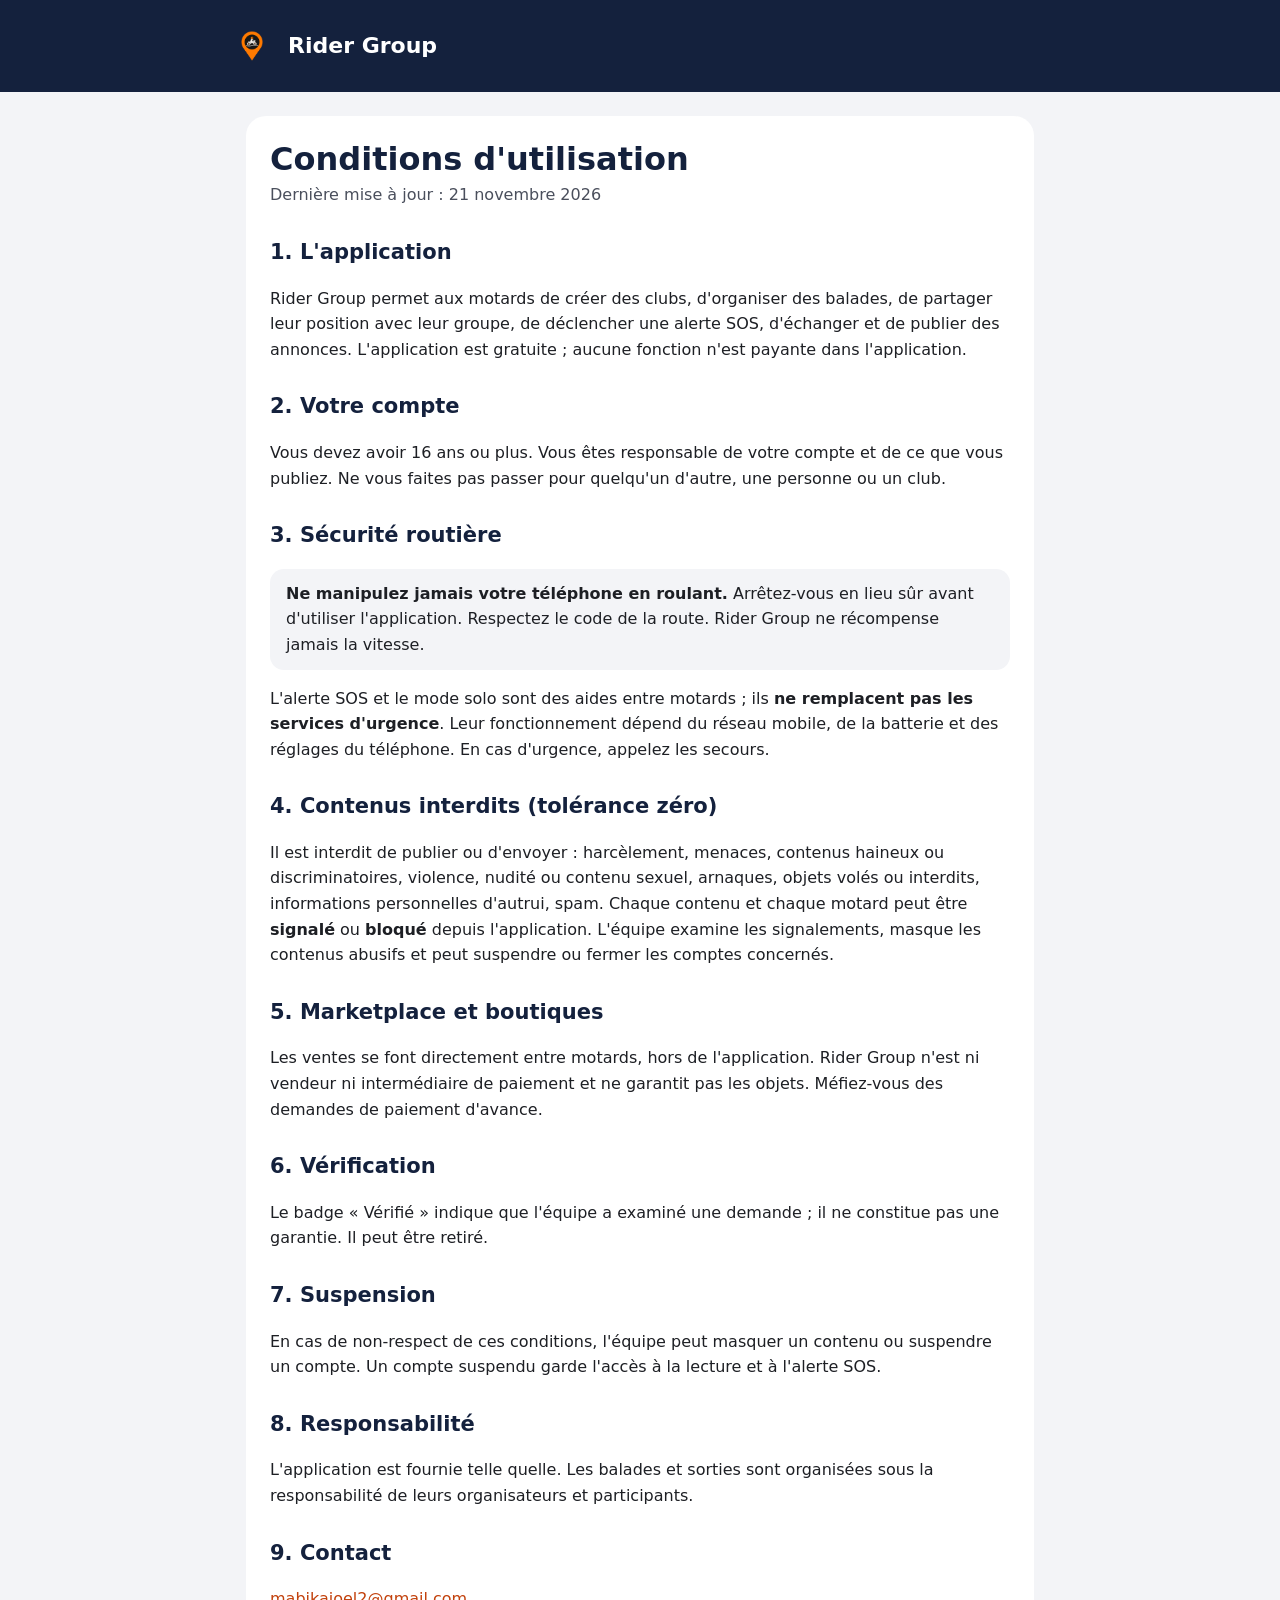
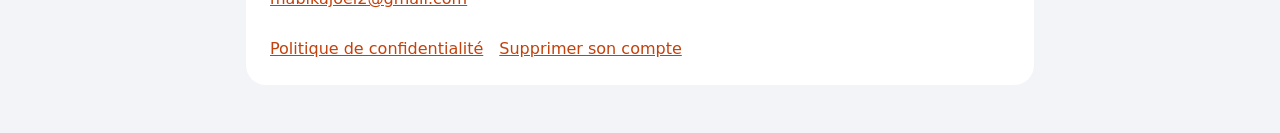
<file: admin_web/conditions.html>
<!doctype html>
<html lang="fr">
<head>
  <meta charset="utf-8">
  <meta name="viewport" content="width=device-width, initial-scale=1">
  <title>Conditions d'utilisation · Rider Group</title>
  <link rel="icon" href="logo_mark.png">
  <link rel="stylesheet" href="legal.css">
</head>
<body>
<header><div class="wrap"><img src="logo_mark.png" alt="" width="44" height="44"><strong>Rider Group</strong></div></header>
<main class="wrap">
<article>
  <h1>Conditions d'utilisation</h1>
  <p class="updated">Dernière mise à jour : 21 novembre 2026</p>

  <h2>1. L'application</h2>
  <p>Rider Group permet aux motards de créer des clubs, d'organiser des balades, de partager leur position avec leur groupe, de déclencher une alerte SOS, d'échanger et de publier des annonces. L'application est gratuite ; aucune fonction n'est payante dans l'application.</p>

  <h2>2. Votre compte</h2>
  <p>Vous devez avoir 16 ans ou plus. Vous êtes responsable de votre compte et de ce que vous publiez. Ne vous faites pas passer pour quelqu'un d'autre, une personne ou un club.</p>

  <h2>3. Sécurité routière</h2>
  <p class="box"><strong>Ne manipulez jamais votre téléphone en roulant.</strong> Arrêtez-vous en lieu sûr avant d'utiliser l'application. Respectez le code de la route. Rider Group ne récompense jamais la vitesse.</p>
  <p>L'alerte SOS et le mode solo sont des aides entre motards ; ils <strong>ne remplacent pas les services d'urgence</strong>. Leur fonctionnement dépend du réseau mobile, de la batterie et des réglages du téléphone. En cas d'urgence, appelez les secours.</p>

  <h2>4. Contenus interdits (tolérance zéro)</h2>
  <p>Il est interdit de publier ou d'envoyer : harcèlement, menaces, contenus haineux ou discriminatoires, violence, nudité ou contenu sexuel, arnaques, objets volés ou interdits, informations personnelles d'autrui, spam. Chaque contenu et chaque motard peut être <strong>signalé</strong> ou <strong>bloqué</strong> depuis l'application. L'équipe examine les signalements, masque les contenus abusifs et peut suspendre ou fermer les comptes concernés.</p>

  <h2>5. Marketplace et boutiques</h2>
  <p>Les ventes se font directement entre motards, hors de l'application. Rider Group n'est ni vendeur ni intermédiaire de paiement et ne garantit pas les objets. Méfiez-vous des demandes de paiement d'avance.</p>

  <h2>6. Vérification</h2>
  <p>Le badge « Vérifié » indique que l'équipe a examiné une demande ; il ne constitue pas une garantie. Il peut être retiré.</p>

  <h2>7. Suspension</h2>
  <p>En cas de non-respect de ces conditions, l'équipe peut masquer un contenu ou suspendre un compte. Un compte suspendu garde l'accès à la lecture et à l'alerte SOS.</p>

  <h2>8. Responsabilité</h2>
  <p>L'application est fournie telle quelle. Les balades et sorties sont organisées sous la responsabilité de leurs organisateurs et participants.</p>

  <h2>9. Contact</h2>
  <p><a href="mailto:mabikajoel2@gmail.com">mabikajoel2@gmail.com</a></p>

  <nav class="legal"><a href="confidentialite.html">Politique de confidentialité</a><a href="suppression-compte.html">Supprimer son compte</a></nav>
</article>
</main>
</body>
</html>
</file>
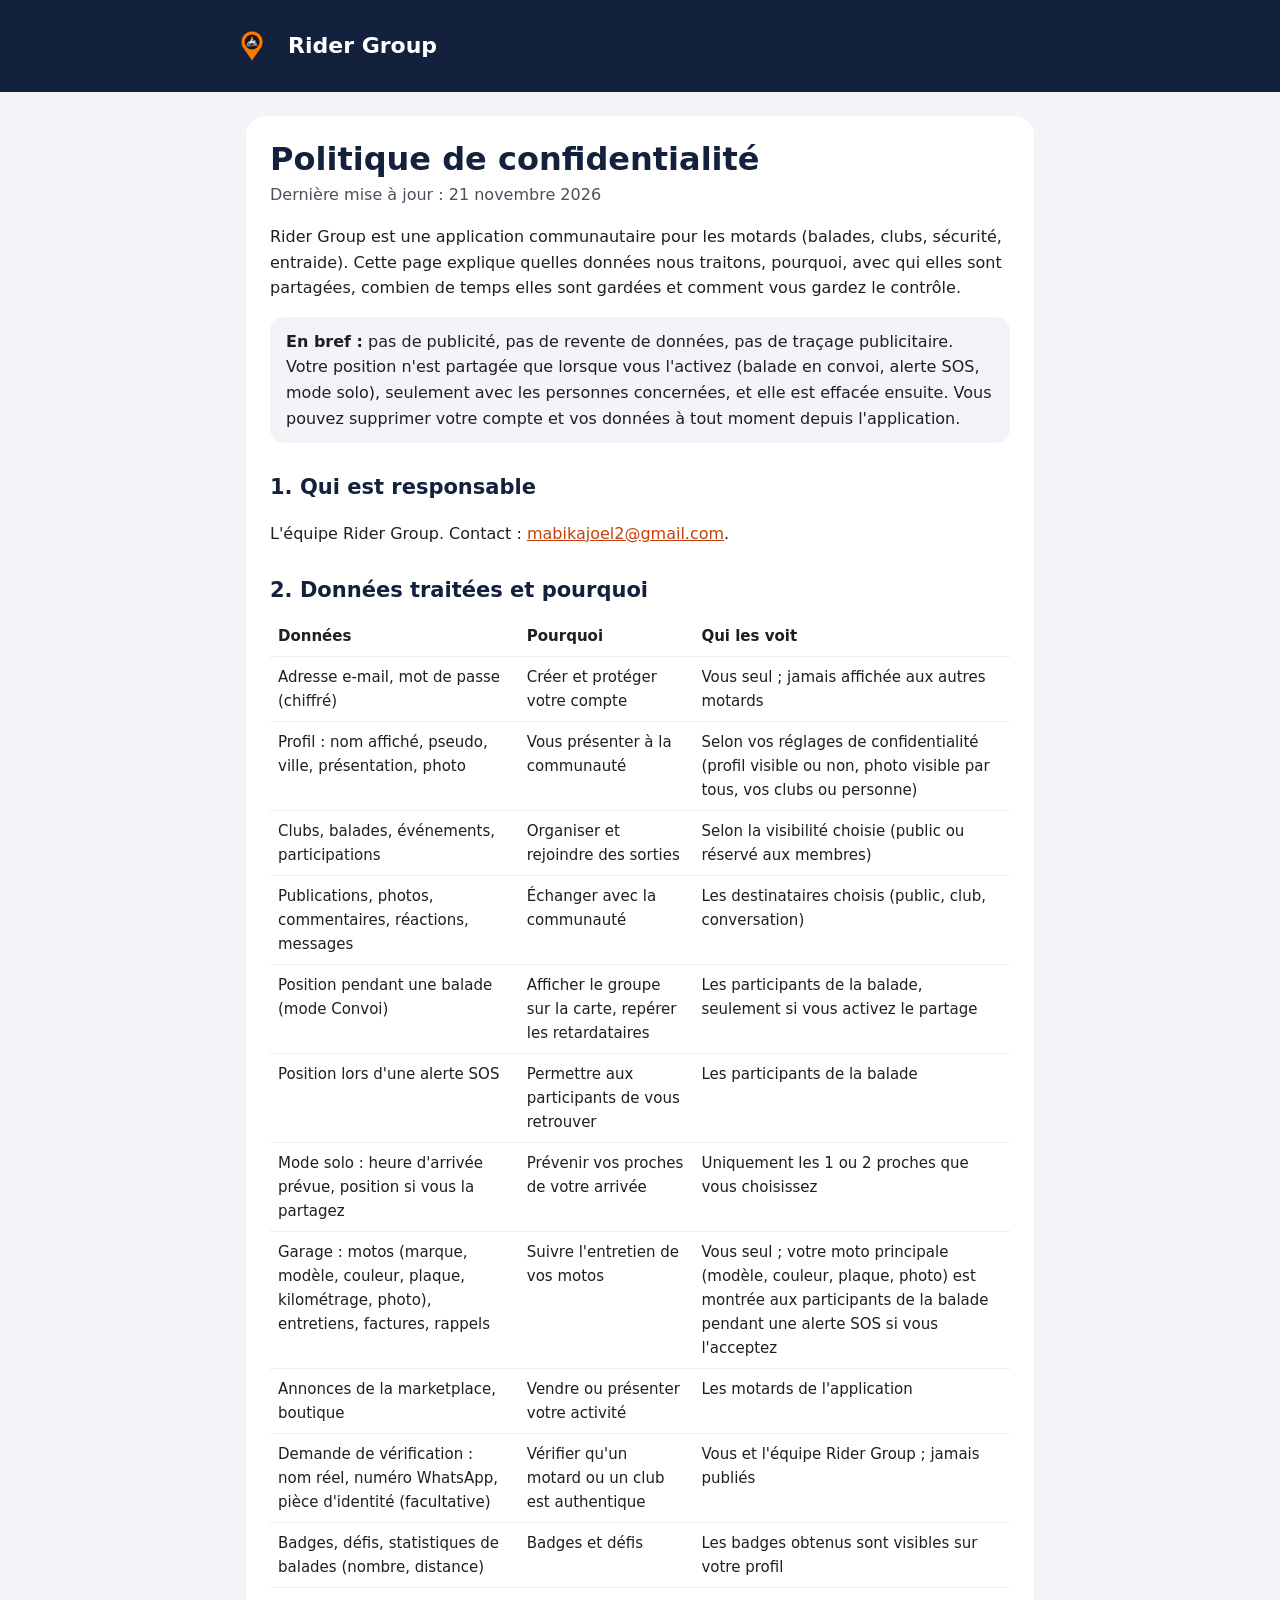
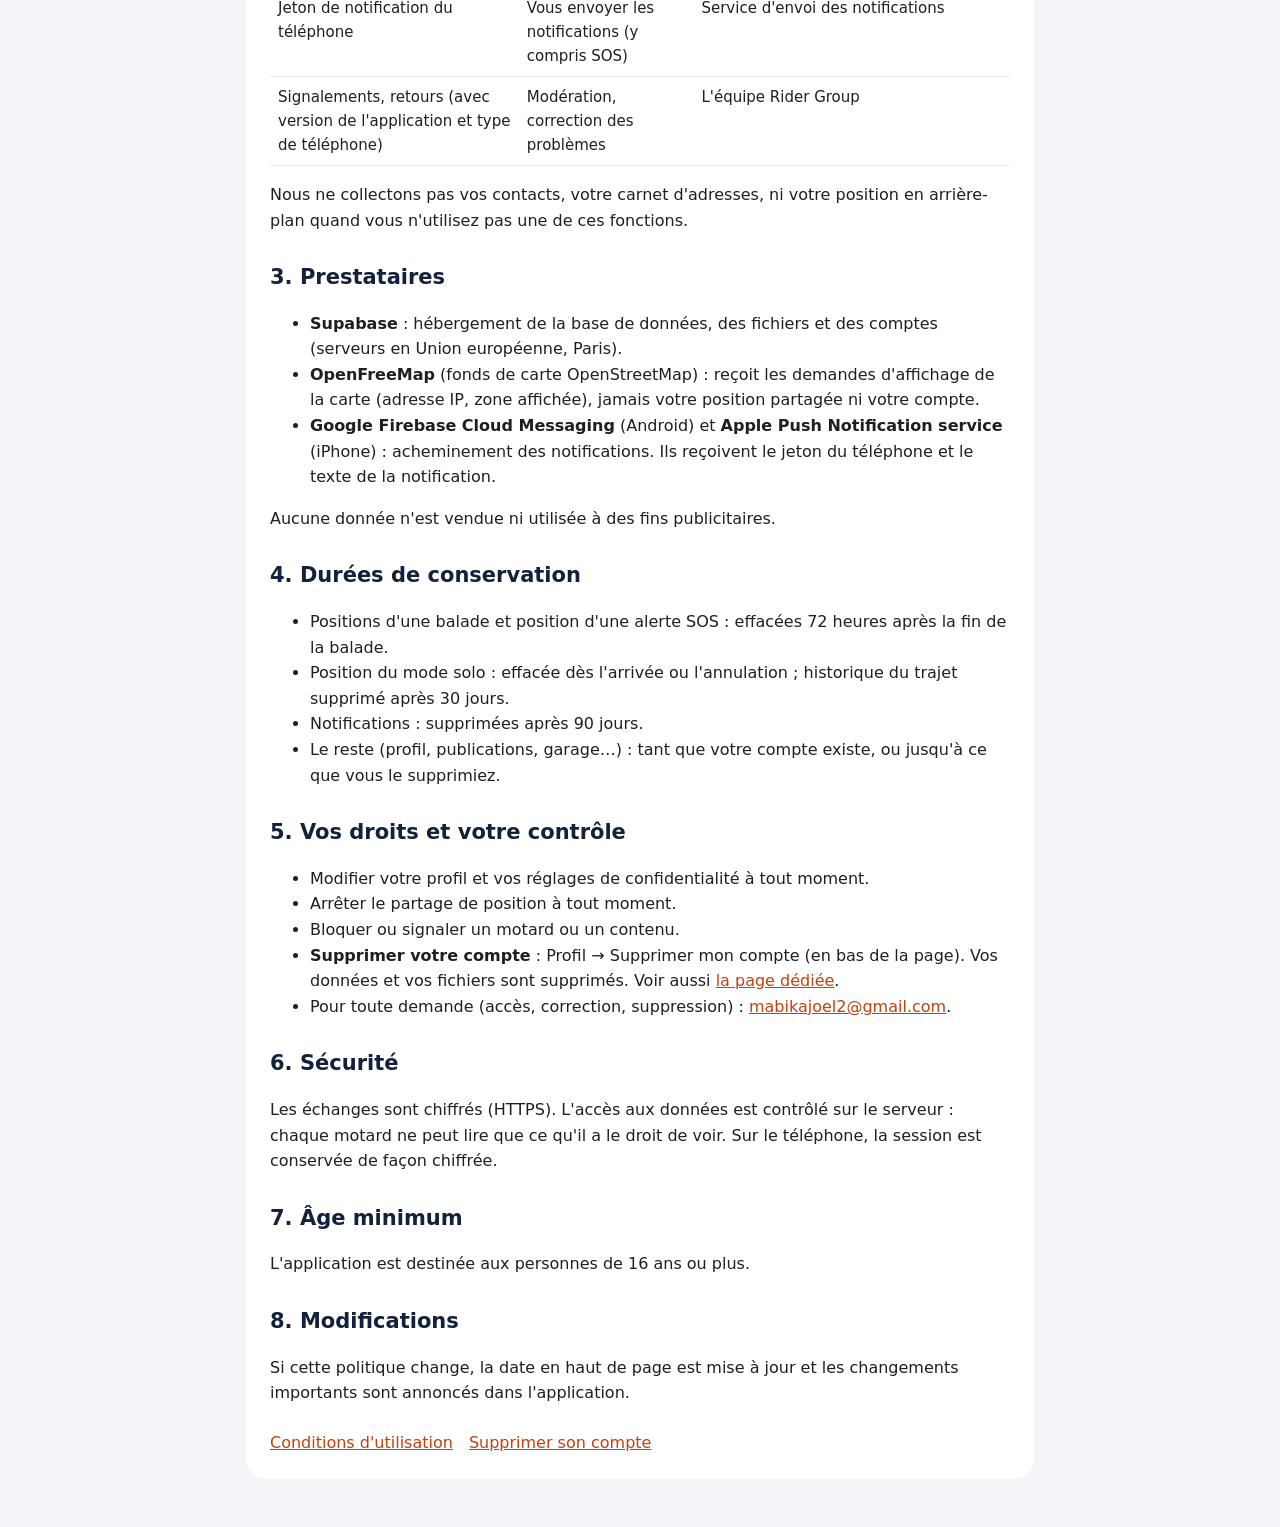
<file: admin_web/confidentialite.html>
<!doctype html>
<html lang="fr">
<head>
  <meta charset="utf-8">
  <meta name="viewport" content="width=device-width, initial-scale=1">
  <title>Politique de confidentialité · Rider Group</title>
  <link rel="icon" href="logo_mark.png">
  <link rel="stylesheet" href="legal.css">
</head>
<body>
<header><div class="wrap"><img src="logo_mark.png" alt="" width="44" height="44"><strong>Rider Group</strong></div></header>
<main class="wrap">
<article>
  <h1>Politique de confidentialité</h1>
  <p class="updated">Dernière mise à jour : 21 novembre 2026</p>

  <p>Rider Group est une application communautaire pour les motards (balades, clubs, sécurité, entraide). Cette page explique quelles données nous traitons, pourquoi, avec qui elles sont partagées, combien de temps elles sont gardées et comment vous gardez le contrôle.</p>
  <p class="box"><strong>En bref :</strong> pas de publicité, pas de revente de données, pas de traçage publicitaire. Votre position n'est partagée que lorsque vous l'activez (balade en convoi, alerte SOS, mode solo), seulement avec les personnes concernées, et elle est effacée ensuite. Vous pouvez supprimer votre compte et vos données à tout moment depuis l'application.</p>

  <h2>1. Qui est responsable</h2>
  <p>L'équipe Rider Group. Contact : <a href="mailto:mabikajoel2@gmail.com">mabikajoel2@gmail.com</a>.</p>

  <h2>2. Données traitées et pourquoi</h2>
  <div class="table-scroll">
  <table>
    <tr><th>Données</th><th>Pourquoi</th><th>Qui les voit</th></tr>
    <tr><td>Adresse e-mail, mot de passe (chiffré)</td><td>Créer et protéger votre compte</td><td>Vous seul ; jamais affichée aux autres motards</td></tr>
    <tr><td>Profil : nom affiché, pseudo, ville, présentation, photo</td><td>Vous présenter à la communauté</td><td>Selon vos réglages de confidentialité (profil visible ou non, photo visible par tous, vos clubs ou personne)</td></tr>
    <tr><td>Clubs, balades, événements, participations</td><td>Organiser et rejoindre des sorties</td><td>Selon la visibilité choisie (public ou réservé aux membres)</td></tr>
    <tr><td>Publications, photos, commentaires, réactions, messages</td><td>Échanger avec la communauté</td><td>Les destinataires choisis (public, club, conversation)</td></tr>
    <tr><td>Position pendant une balade (mode Convoi)</td><td>Afficher le groupe sur la carte, repérer les retardataires</td><td>Les participants de la balade, seulement si vous activez le partage</td></tr>
    <tr><td>Position lors d'une alerte SOS</td><td>Permettre aux participants de vous retrouver</td><td>Les participants de la balade</td></tr>
    <tr><td>Mode solo : heure d'arrivée prévue, position si vous la partagez</td><td>Prévenir vos proches de votre arrivée</td><td>Uniquement les 1 ou 2 proches que vous choisissez</td></tr>
    <tr><td>Garage : motos (marque, modèle, couleur, plaque, kilométrage, photo), entretiens, factures, rappels</td><td>Suivre l'entretien de vos motos</td><td>Vous seul ; votre moto principale (modèle, couleur, plaque, photo) est montrée aux participants de la balade pendant une alerte SOS si vous l'acceptez</td></tr>
    <tr><td>Annonces de la marketplace, boutique</td><td>Vendre ou présenter votre activité</td><td>Les motards de l'application</td></tr>
    <tr><td>Demande de vérification : nom réel, numéro WhatsApp, pièce d'identité (facultative)</td><td>Vérifier qu'un motard ou un club est authentique</td><td>Vous et l'équipe Rider Group ; jamais publiés</td></tr>
    <tr><td>Badges, défis, statistiques de balades (nombre, distance)</td><td>Badges et défis</td><td>Les badges obtenus sont visibles sur votre profil</td></tr>
    <tr><td>Jeton de notification du téléphone</td><td>Vous envoyer les notifications (y compris SOS)</td><td>Service d'envoi des notifications</td></tr>
    <tr><td>Signalements, retours (avec version de l'application et type de téléphone)</td><td>Modération, correction des problèmes</td><td>L'équipe Rider Group</td></tr>
  </table>
  </div>
  <p>Nous ne collectons pas vos contacts, votre carnet d'adresses, ni votre position en arrière-plan quand vous n'utilisez pas une de ces fonctions.</p>

  <h2>3. Prestataires</h2>
  <ul>
    <li><strong>Supabase</strong> : hébergement de la base de données, des fichiers et des comptes (serveurs en Union européenne, Paris).</li>
    <li><strong>OpenFreeMap</strong> (fonds de carte OpenStreetMap) : reçoit les demandes d'affichage de la carte (adresse IP, zone affichée), jamais votre position partagée ni votre compte.</li>
    <li><strong>Google Firebase Cloud Messaging</strong> (Android) et <strong>Apple Push Notification service</strong> (iPhone) : acheminement des notifications. Ils reçoivent le jeton du téléphone et le texte de la notification.</li>
  </ul>
  <p>Aucune donnée n'est vendue ni utilisée à des fins publicitaires.</p>

  <h2>4. Durées de conservation</h2>
  <ul>
    <li>Positions d'une balade et position d'une alerte SOS : effacées 72 heures après la fin de la balade.</li>
    <li>Position du mode solo : effacée dès l'arrivée ou l'annulation ; historique du trajet supprimé après 30 jours.</li>
    <li>Notifications : supprimées après 90 jours.</li>
    <li>Le reste (profil, publications, garage…) : tant que votre compte existe, ou jusqu'à ce que vous le supprimiez.</li>
  </ul>

  <h2>5. Vos droits et votre contrôle</h2>
  <ul>
    <li>Modifier votre profil et vos réglages de confidentialité à tout moment.</li>
    <li>Arrêter le partage de position à tout moment.</li>
    <li>Bloquer ou signaler un motard ou un contenu.</li>
    <li><strong>Supprimer votre compte</strong> : Profil → Supprimer mon compte (en bas de la page). Vos données et vos fichiers sont supprimés. Voir aussi <a href="suppression-compte.html">la page dédiée</a>.</li>
    <li>Pour toute demande (accès, correction, suppression) : <a href="mailto:mabikajoel2@gmail.com">mabikajoel2@gmail.com</a>.</li>
  </ul>

  <h2>6. Sécurité</h2>
  <p>Les échanges sont chiffrés (HTTPS). L'accès aux données est contrôlé sur le serveur : chaque motard ne peut lire que ce qu'il a le droit de voir. Sur le téléphone, la session est conservée de façon chiffrée.</p>

  <h2>7. Âge minimum</h2>
  <p>L'application est destinée aux personnes de 16 ans ou plus.</p>

  <h2>8. Modifications</h2>
  <p>Si cette politique change, la date en haut de page est mise à jour et les changements importants sont annoncés dans l'application.</p>

  <nav class="legal"><a href="conditions.html">Conditions d'utilisation</a><a href="suppression-compte.html">Supprimer son compte</a></nav>
</article>
</main>
</body>
</html>
</file>
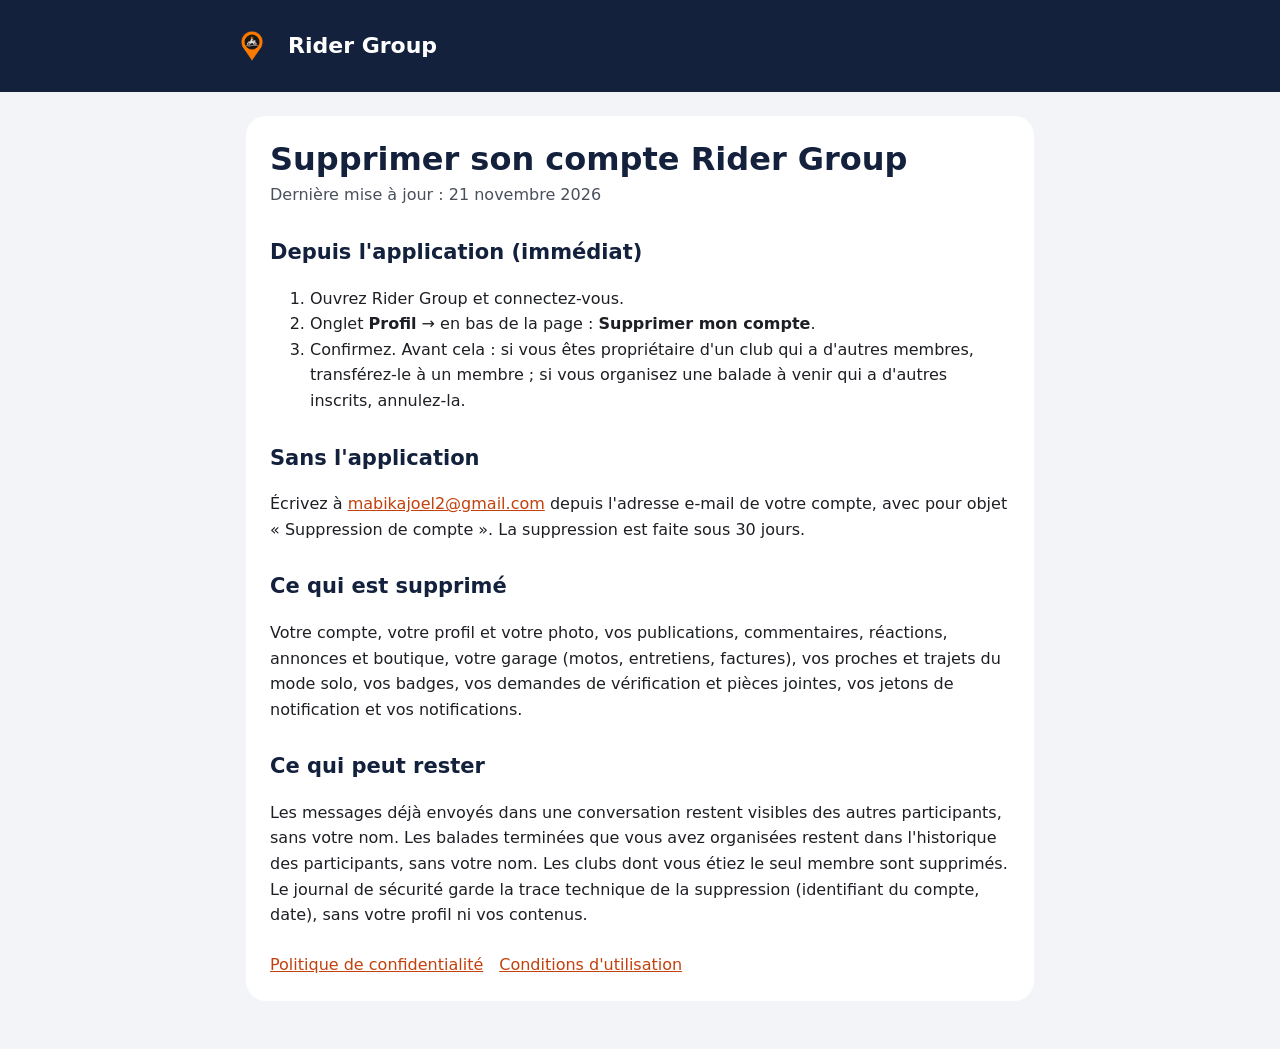
<file: admin_web/suppression-compte.html>
<!doctype html>
<html lang="fr">
<head>
  <meta charset="utf-8">
  <meta name="viewport" content="width=device-width, initial-scale=1">
  <title>Supprimer son compte · Rider Group</title>
  <link rel="icon" href="logo_mark.png">
  <link rel="stylesheet" href="legal.css">
</head>
<body>
<header><div class="wrap"><img src="logo_mark.png" alt="" width="44" height="44"><strong>Rider Group</strong></div></header>
<main class="wrap">
<article>
  <h1>Supprimer son compte Rider Group</h1>
  <p class="updated">Dernière mise à jour : 21 novembre 2026</p>

  <h2>Depuis l'application (immédiat)</h2>
  <ol>
    <li>Ouvrez Rider Group et connectez-vous.</li>
    <li>Onglet <strong>Profil</strong> → en bas de la page : <strong>Supprimer mon compte</strong>.</li>
    <li>Confirmez. Avant cela : si vous êtes propriétaire d'un club qui a d'autres membres, transférez-le à un membre ; si vous organisez une balade à venir qui a d'autres inscrits, annulez-la.</li>
  </ol>

  <h2>Sans l'application</h2>
  <p>Écrivez à <a href="mailto:mabikajoel2@gmail.com?subject=Suppression%20de%20compte%20Rider%20Group">mabikajoel2@gmail.com</a> depuis l'adresse e-mail de votre compte, avec pour objet « Suppression de compte ». La suppression est faite sous 30 jours.</p>

  <h2>Ce qui est supprimé</h2>
  <p>Votre compte, votre profil et votre photo, vos publications, commentaires, réactions, annonces et boutique, votre garage (motos, entretiens, factures), vos proches et trajets du mode solo, vos badges, vos demandes de vérification et pièces jointes, vos jetons de notification et vos notifications.</p>

  <h2>Ce qui peut rester</h2>
  <p>Les messages déjà envoyés dans une conversation restent visibles des autres participants, sans votre nom. Les balades terminées que vous avez organisées restent dans l'historique des participants, sans votre nom. Les clubs dont vous étiez le seul membre sont supprimés. Le journal de sécurité garde la trace technique de la suppression (identifiant du compte, date), sans votre profil ni vos contenus.</p>

  <nav class="legal"><a href="confidentialite.html">Politique de confidentialité</a><a href="conditions.html">Conditions d'utilisation</a></nav>
</article>
</main>
</body>
</html>
</file>
<file: admin_web/legal.css>
:root { --text: #1D1F24; --muted: #4A4F5C; --marine: #14213D; --brand: #C2410C; --bg: #F3F4F7; }
* { box-sizing: border-box; }
body { margin: 0; background: var(--bg); color: var(--text); font-family: Inter, system-ui, -apple-system, Segoe UI, Roboto, sans-serif; font-size: 16px; line-height: 1.6; }
header { background: var(--marine); color: #fff; padding: 24px 16px; }
header .wrap { display: flex; gap: 14px; align-items: center; }
header img { border-radius: 12px; }
header strong { font-size: 22px; }
.wrap { max-width: 820px; margin: 0 auto; }
main { padding: 24px 16px 48px; }
article { background: #fff; border-radius: 20px; padding: 24px; }
h1 { color: var(--marine); font-size: 32px; line-height: 1.2; margin: 0 0 4px; }
h2 { color: var(--marine); font-size: 21px; margin: 28px 0 8px; }
.updated { color: var(--muted); margin: 0 0 16px; }
a { color: var(--brand); }
table { width: 100%; border-collapse: collapse; font-size: 15px; }
th, td { text-align: left; vertical-align: top; padding: 8px; border-bottom: 1px solid #ECEEF2; }
.box { background: var(--bg); border-radius: 14px; padding: 12px 16px; }
nav.legal { display: flex; flex-wrap: wrap; gap: 16px; margin-top: 24px; }
.table-scroll { overflow-x: auto; }
</file>
